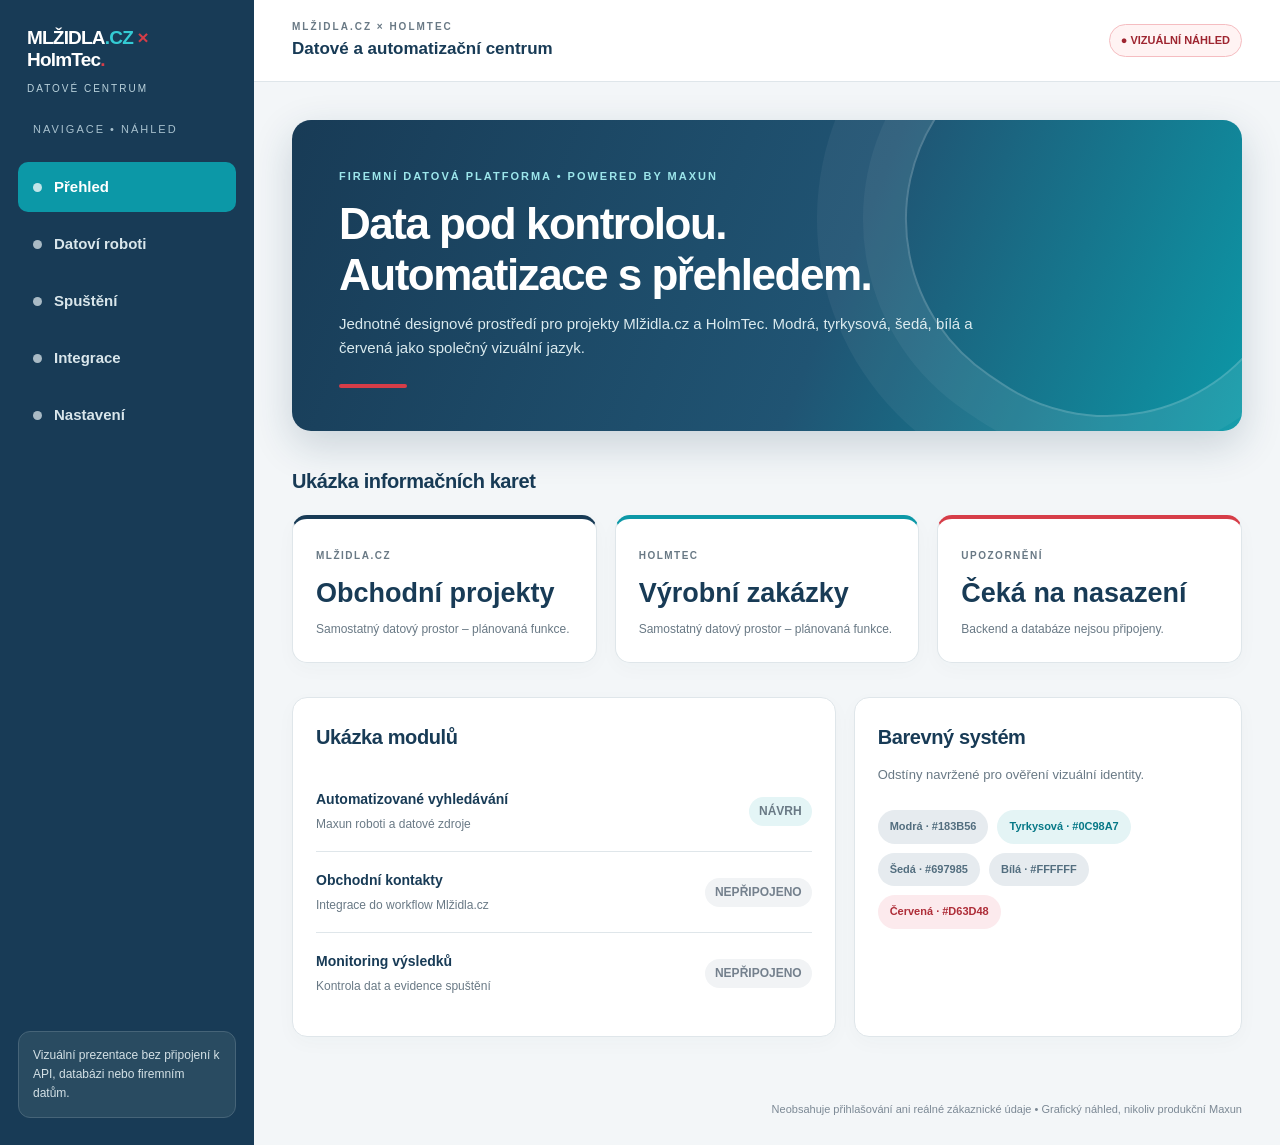
<file: preview/index.html>
<!doctype html>
<html lang="cs">
<head>
<meta charset="utf-8">
<meta name="viewport" content="width=device-width, initial-scale=1">
<meta name="robots" content="noindex,nofollow">
<meta name="theme-color" content="#183B56">
<title>MLŽIDLA.CZ × HolmTec | Náhled datového centra</title>
<style>
:root{--navy:#183B56;--turquoise:#0C98A7;--grey:#697985;--white:#FFFFFF;--red:#D63D48;--ice:#F3F6F8;--line:#DFE6EA}
*{box-sizing:border-box}body{margin:0;background:var(--ice);color:var(--navy);font:15px/1.6 Inter,-apple-system,BlinkMacSystemFont,"Segoe UI",Arial,sans-serif}
a{color:inherit} .layout{min-height:100vh;display:grid;grid-template-columns:254px minmax(0,1fr)}
aside{background:var(--navy);color:white;padding:27px 18px;display:flex;flex-direction:column;gap:24px}
.logo{display:flex;flex-direction:column;gap:3px;padding:0 9px}.logo b{font-size:19px;line-height:1.18;letter-spacing:-.8px}.logo b em{font-style:normal;color:#34CBD4}.logo small{color:#BAD2DC;font-size:10px;letter-spacing:2px;text-transform:uppercase;margin-top:6px}
.sub{font-size:11px;color:#A8C1CE;text-transform:uppercase;letter-spacing:2px;padding:0 15px}
nav{display:grid;gap:7px}.navrow{display:flex;align-items:center;gap:12px;padding:13px 15px;border-radius:10px;color:#D9E6EB;font-weight:580}.navrow.active{background:#0C98A7;color:white}.dot{width:9px;height:9px;border-radius:50%;background:currentColor;opacity:.75}
.asidebottom{margin-top:auto;background:#294B61;border:1px solid #466478;border-radius:12px;padding:14px;color:#D4E1E6;font-size:12px}
main{min-width:0}.topbar{height:82px;background:white;border-bottom:1px solid var(--line);display:flex;align-items:center;justify-content:space-between;padding:0 38px;gap:20px}.pageeyebrow{font-size:10px;letter-spacing:2px;text-transform:uppercase;color:var(--grey);font-weight:800}.topbar strong{font-size:17px}
.preview{color:#9E2530;border:1px solid #F5BDC1;background:#FFF3F3;padding:7px 11px;border-radius:99px;font-size:11px;font-weight:750;white-space:nowrap}
.content{max-width:1220px;margin:auto;padding:38px}
.hero{position:relative;overflow:hidden;border-radius:19px;padding:43px 47px;background:linear-gradient(112deg,#183B56 0%,#205473 57%,#0C98A7 100%);color:white;box-shadow:0 14px 40px #173C5430}
.hero:after{content:"";position:absolute;width:390px;height:390px;top:-100px;right:-60px;border:2px solid #ffffff38;border-radius:48%;transform:rotate(34deg);box-shadow:0 0 0 42px #ffffff0c,0 0 0 88px #ffffff0c;pointer-events:none}
.eyebrow{color:#9CE6EB;text-transform:uppercase;font-size:11px;letter-spacing:2px;font-weight:750}.hero h1{font-size:clamp(27px,3.5vw,44px);letter-spacing:-1.5px;line-height:1.15;margin:12px 0}.hero p{max-width:640px;color:#DAEAEE;font-size:15px;margin:0}.accent{height:4px;width:68px;background:var(--red);margin:24px 0 0;border-radius:4px}
h2{font-size:20px;margin:0 0 18px;letter-spacing:-.4px}.section{margin-top:34px}.cards{display:grid;grid-template-columns:repeat(3,minmax(0,1fr));gap:18px}
.card{background:white;border:1px solid var(--line);border-radius:15px;padding:23px;box-shadow:0 6px 20px #183B5607}.card small{font-weight:760;text-transform:uppercase;letter-spacing:1.5px;color:var(--grey);font-size:10px}
.value{font-size:27px;font-weight:800;margin-top:10px;line-height:1.3}.hint{font-size:12px;color:var(--grey);margin-top:9px}.card.positive{border-top:4px solid var(--turquoise)}.card.warn{border-top:4px solid var(--red)}.card.primary{border-top:4px solid var(--navy)}
.pills{display:flex;gap:9px;flex-wrap:wrap;margin-top:24px}.pill{padding:8px 12px;background:#E4F4F5;color:#067887;border-radius:40px;font-weight:750;font-size:11px}.pill.dim{background:#E6EBEF;color:#536E7F}.pill.red{background:#FCEAED;color:#AE2D38}
.wide{display:grid;grid-template-columns:1.4fr 1fr;gap:18px}.row{padding:16px 0;border-bottom:1px solid var(--line);display:flex;justify-content:space-between;gap:12px}.row:last-child{border:0}.row strong{font-size:14px}.row span{color:var(--grey);font-size:12px}.tag{font-size:11px;color:#087987;background:#E4F5F6;border-radius:30px;padding:5px 10px;font-weight:750;align-self:center}.tag.off{background:#F1F3F5;color:#74808D}
footer{padding:26px 38px;color:#7C8995;font-size:11px;text-align:right}
@media(max-width:960px){.layout{grid-template-columns:1fr}aside{flex-direction:row;align-items:center;justify-content:space-between;padding:18px}.sub,nav,.asidebottom{display:none}.topbar{padding:0 20px}.content{padding:20px}.cards{grid-template-columns:1fr}.wide{grid-template-columns:1fr}.hero{padding:28px 25px}}@media(max-width:450px){.topbar{height:auto;padding:17px 19px;align-items:flex-start;flex-direction:column;gap:10px}.hero h1{font-size:28px}footer{text-align:center}}
</style>
</head>
<body>
<div class="layout"><aside>
  <div class="logo"><b>MLŽIDLA<em>.CZ</em> <span style="color:#D63D48">×</span> HolmTec<span style="color:#D63D48">.</span></b><small>Datové centrum</small></div>
  <div class="sub">Navigace • náhled</div>
  <nav aria-label="Náhled menu"><span class="navrow active"><i class="dot"></i>Přehled</span><span class="navrow"><i class="dot"></i>Datoví roboti</span><span class="navrow"><i class="dot"></i>Spuštění</span><span class="navrow"><i class="dot"></i>Integrace</span><span class="navrow"><i class="dot"></i>Nastavení</span></nav>
  <div class="asidebottom">Vizuální prezentace bez připojení k API, databázi nebo firemním datům.</div>
</aside>
<main>
  <header class="topbar"><div><div class="pageeyebrow">MLŽIDLA.CZ × HolmTec</div><strong>Datové a automatizační centrum</strong></div><span class="preview">● VIZUÁLNÍ NÁHLED</span></header>
  <div class="content">
    <section class="hero"><span class="eyebrow">Firemní datová platforma • Powered by Maxun</span><h1>Data pod kontrolou.<br>Automatizace s přehledem.</h1><p>Jednotné designové prostředí pro projekty Mlžidla.cz a HolmTec. Modrá, tyrkysová, šedá, bílá a červená jako společný vizuální jazyk.</p><div class="accent"></div></section>
    <section class="section"><h2>Ukázka informačních karet</h2><div class="cards">
      <div class="card primary"><small>MLŽIDLA.CZ</small><div class="value">Obchodní projekty</div><div class="hint">Samostatný datový prostor – plánovaná funkce.</div></div>
      <div class="card positive"><small>HolmTec</small><div class="value">Výrobní zakázky</div><div class="hint">Samostatný datový prostor – plánovaná funkce.</div></div>
      <div class="card warn"><small>Upozornění</small><div class="value">Čeká na nasazení</div><div class="hint">Backend a databáze nejsou připojeny.</div></div>
    </div></section>
    <section class="section wide"><div class="card"><h2>Ukázka modulů</h2><div class="row"><div><strong>Automatizované vyhledávání</strong><br><span>Maxun roboti a datové zdroje</span></div><span class="tag">NÁVRH</span></div><div class="row"><div><strong>Obchodní kontakty</strong><br><span>Integrace do workflow Mlžidla.cz</span></div><span class="tag off">NEPŘIPOJENO</span></div><div class="row"><div><strong>Monitoring výsledků</strong><br><span>Kontrola dat a evidence spuštění</span></div><span class="tag off">NEPŘIPOJENO</span></div></div>
    <div class="card"><h2>Barevný systém</h2><p style="color:#697985;font-size:13px;margin-top:-6px">Odstíny navržené pro ověření vizuální identity.</p><div class="pills"><span class="pill dim">Modrá · #183B56</span><span class="pill">Tyrkysová · #0C98A7</span><span class="pill dim">Šedá · #697985</span><span class="pill dim">Bílá · #FFFFFF</span><span class="pill red">Červená · #D63D48</span></div></div></section>
  </div>
  <footer>Neobsahuje přihlašování ani reálné zákaznické údaje • Grafický náhled, nikoliv produkční Maxun</footer>
</main></div>
</body></html>
</file>
